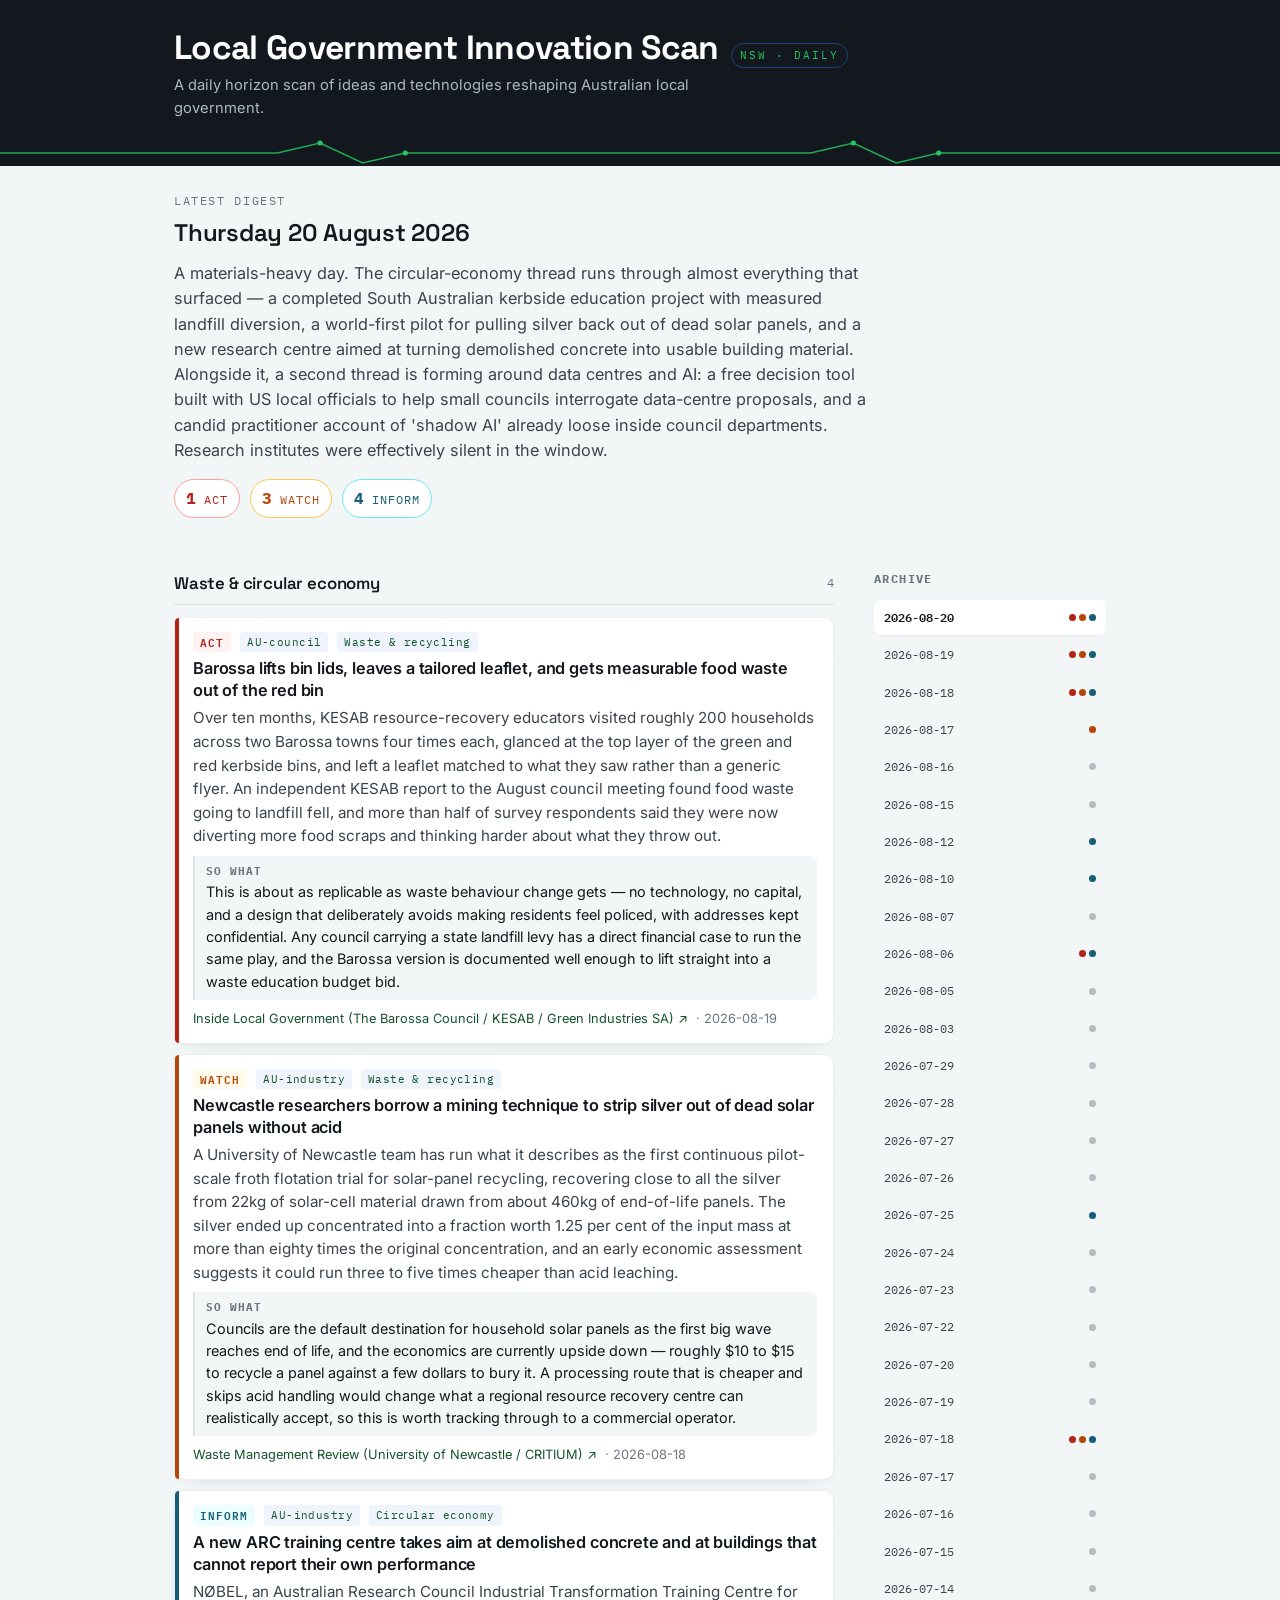
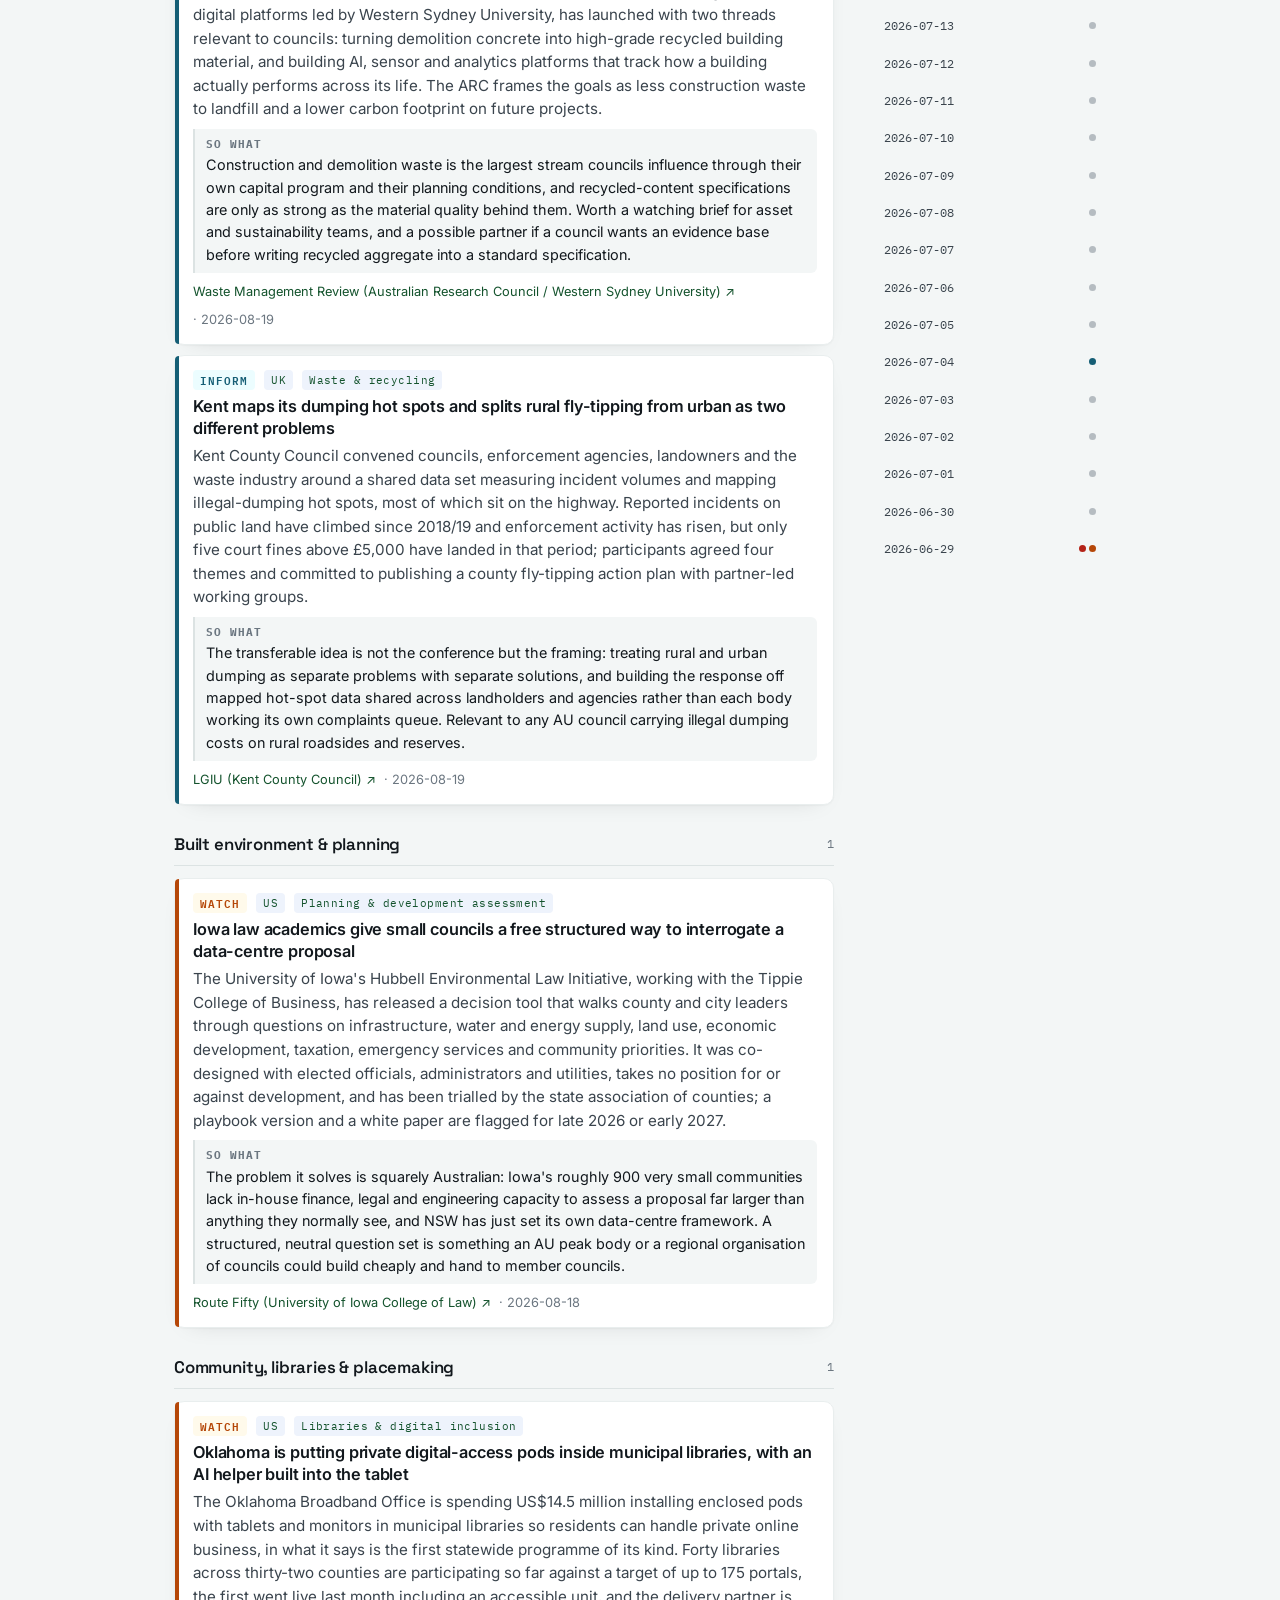
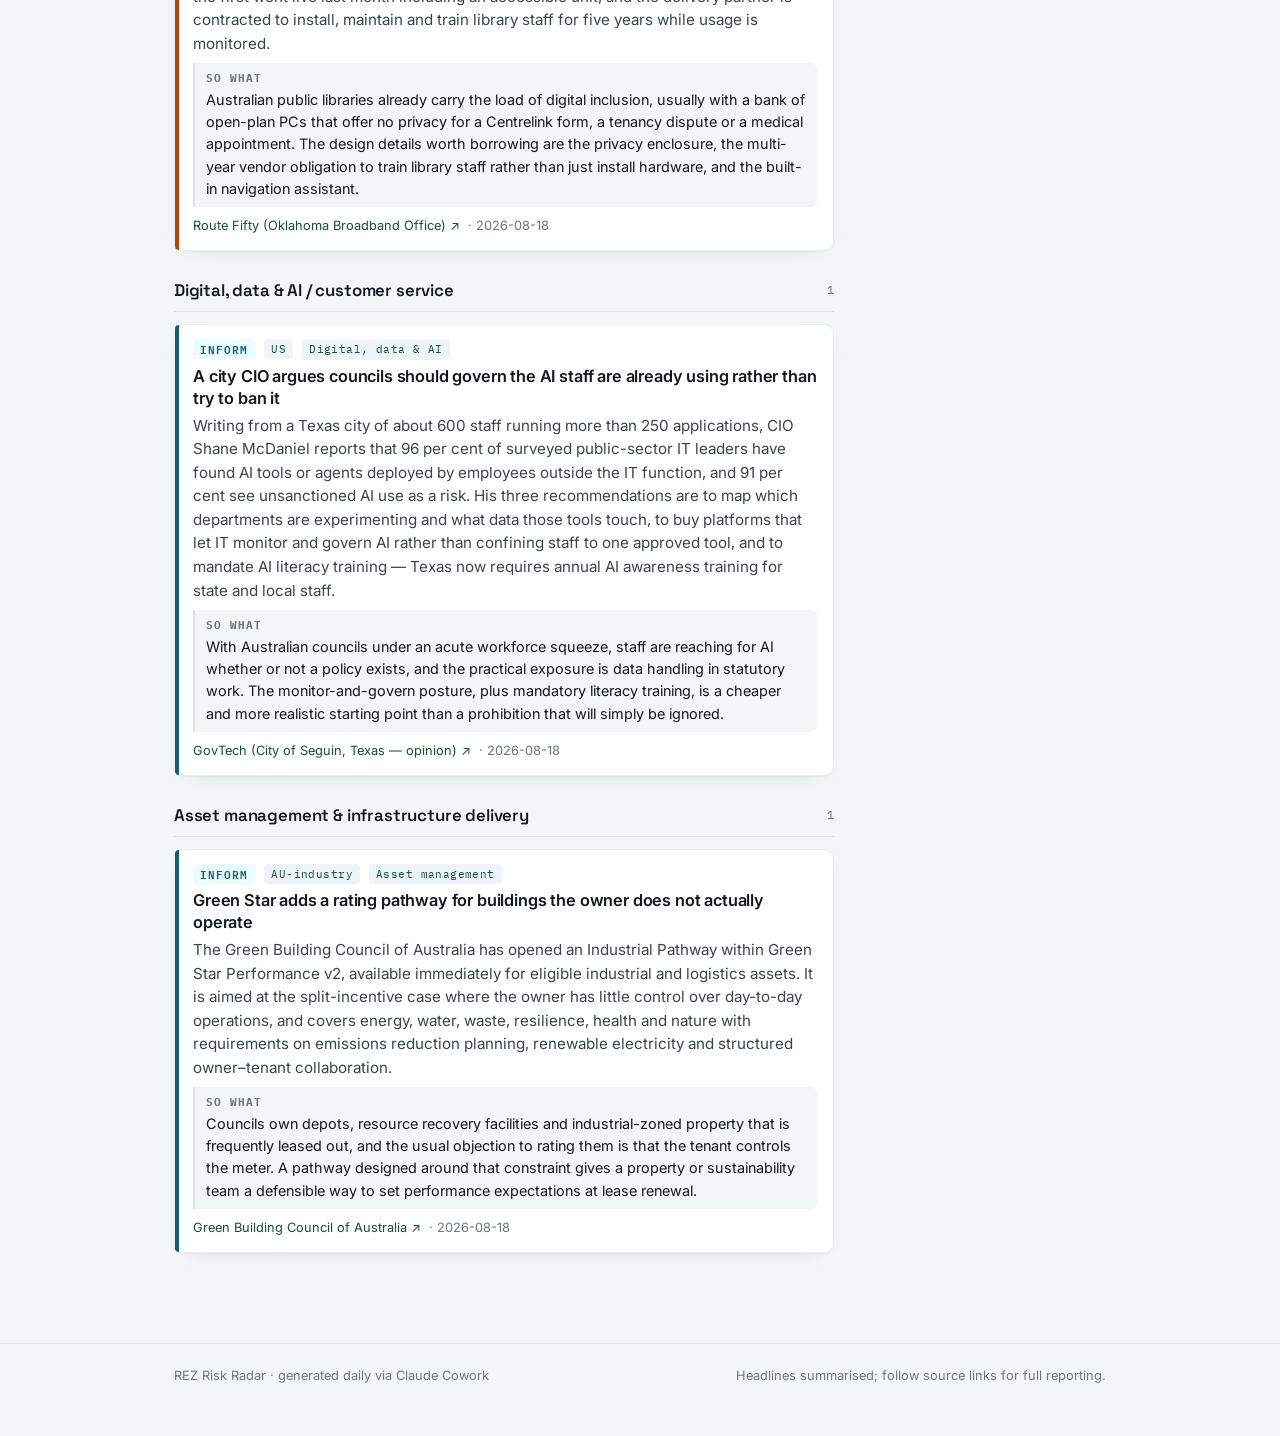
<file: index.html>
<!DOCTYPE html>
<html lang="en-AU">
<head>
  <meta charset="utf-8">
  <meta name="viewport" content="width=device-width, initial-scale=1">
  <title>Local Government Innovation Scan — daily digest</title>
  <meta name="description" content="A daily risk-intelligence digest tracking emerging signals across NSW's Renewable Energy Zones.">
  <link rel="preconnect" href="https://fonts.googleapis.com">
  <link rel="preconnect" href="https://fonts.gstatic.com" crossorigin>
  <link href="https://fonts.googleapis.com/css2?family=Space+Grotesk:wght@500;600;700&family=Inter:wght@400;500;600&family=IBM+Plex+Mono:wght@400;500;600&display=swap" rel="stylesheet">
  <link rel="stylesheet" href="assets/styles.css">
</head>
<body>
  <header class="masthead">
    <div class="wrap">
      <div class="brand">
        <h1 id="brand-title">REZ Risk Radar</h1>
        <span class="mark">NSW · Daily</span>
      </div>
      <p class="tagline" id="tagline">Emerging-risk signals across NSW's Renewable Energy Zones, read for the EnergyCo risk function.</p>
    </div>
    <svg class="voltage" viewBox="0 0 1200 26" preserveAspectRatio="none" aria-hidden="true">
      <path d="M0,13 L260,13 L300,3 L340,23 L380,13 L760,13 L800,3 L840,23 L880,13 L1200,13"/>
      <circle cx="300" cy="3" r="2.5"/><circle cx="380" cy="13" r="2.5"/>
      <circle cx="800" cy="3" r="2.5"/><circle cx="880" cy="13" r="2.5"/>
    </svg>
  </header>

  <main class="wrap">
    <div class="digest-head">
      <div class="eyebrow">Latest digest</div>
      <div class="digest-date" id="digest-date">Loading…</div>
      <p class="posture" id="posture"></p>
      <div class="counts" id="counts"></div>
    </div>

    <div class="shell">
      <div id="body"><div class="loading">Loading signals…</div></div>
      <aside class="rail">
        <h2>Archive</h2>
        <ul class="archive" id="archive"></ul>
      </aside>
    </div>
  </main>

  <footer>
    <div class="wrap">
      <span>REZ Risk Radar · generated daily via Claude Cowork</span>
      <span>Headlines summarised; follow source links for full reporting.</span>
    </div>
  </footer>

  <script src="assets/app.js"></script>
</body>
</html>
</file>
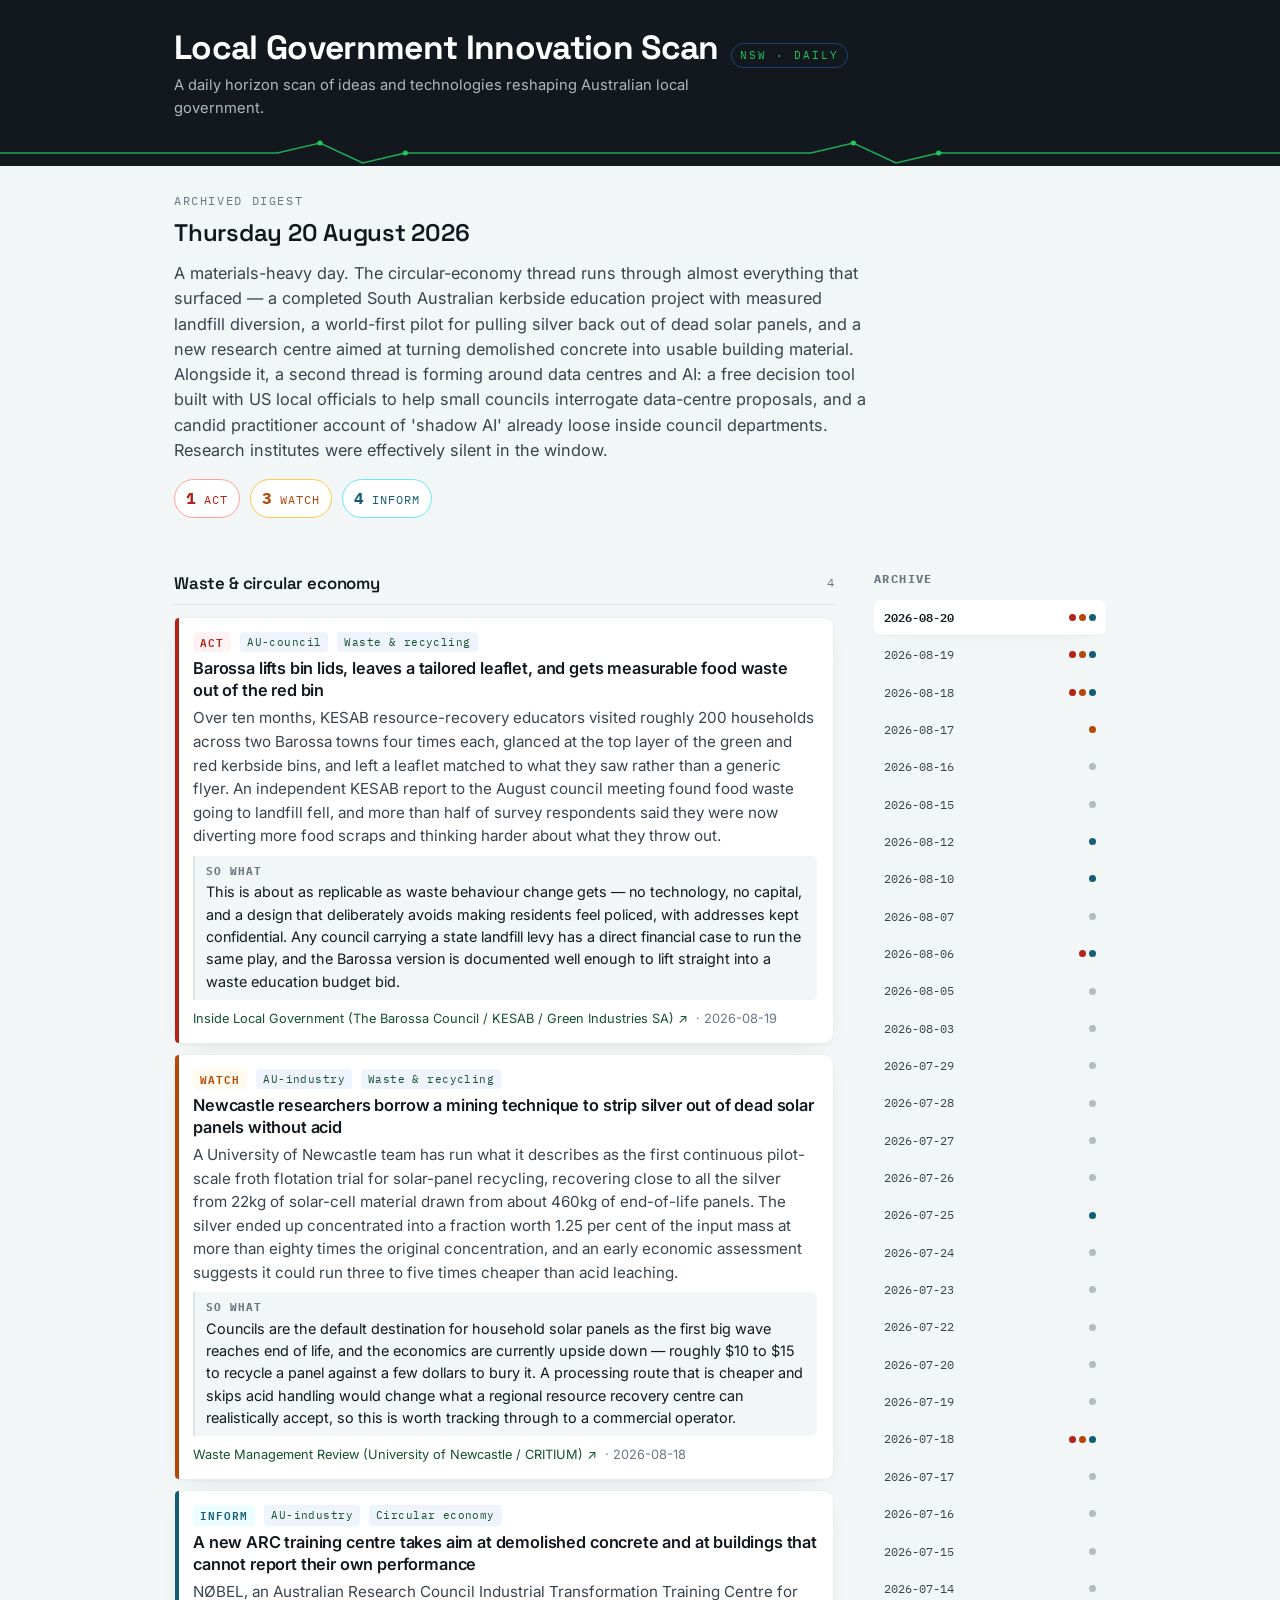
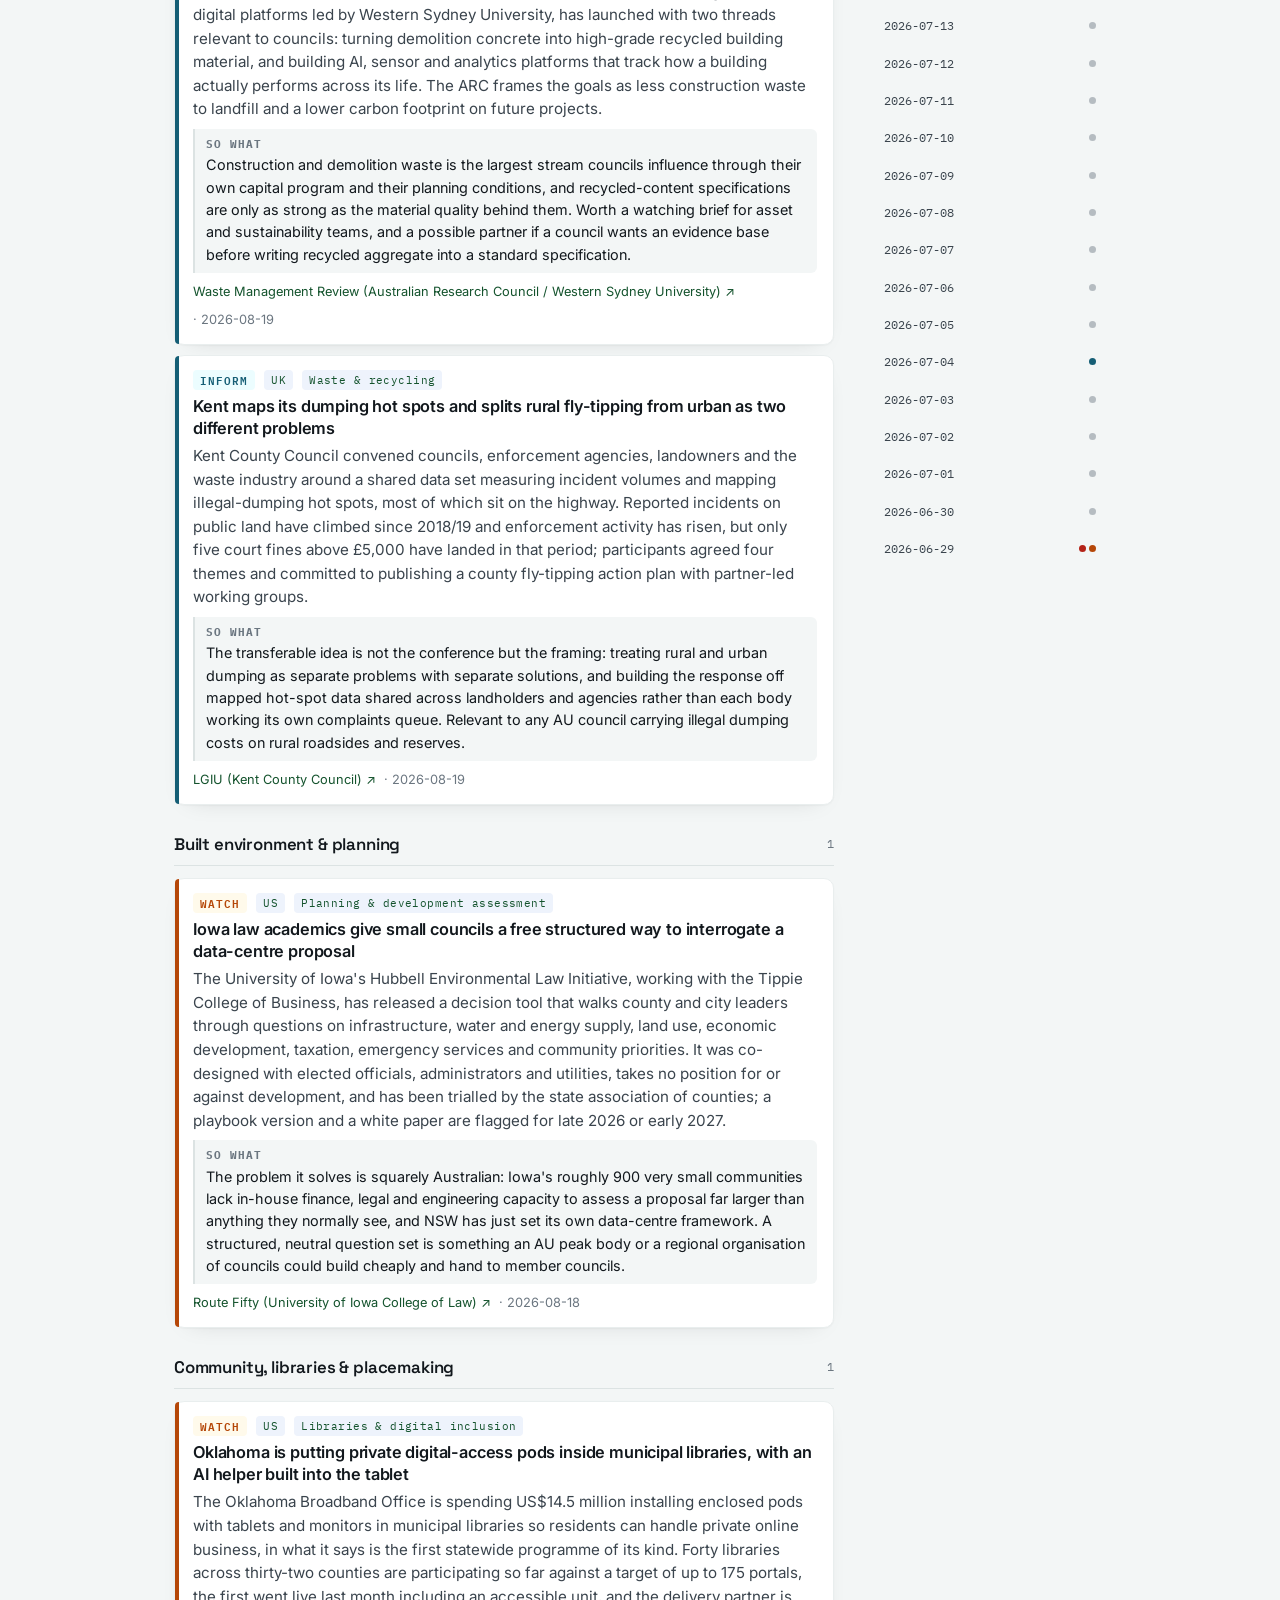
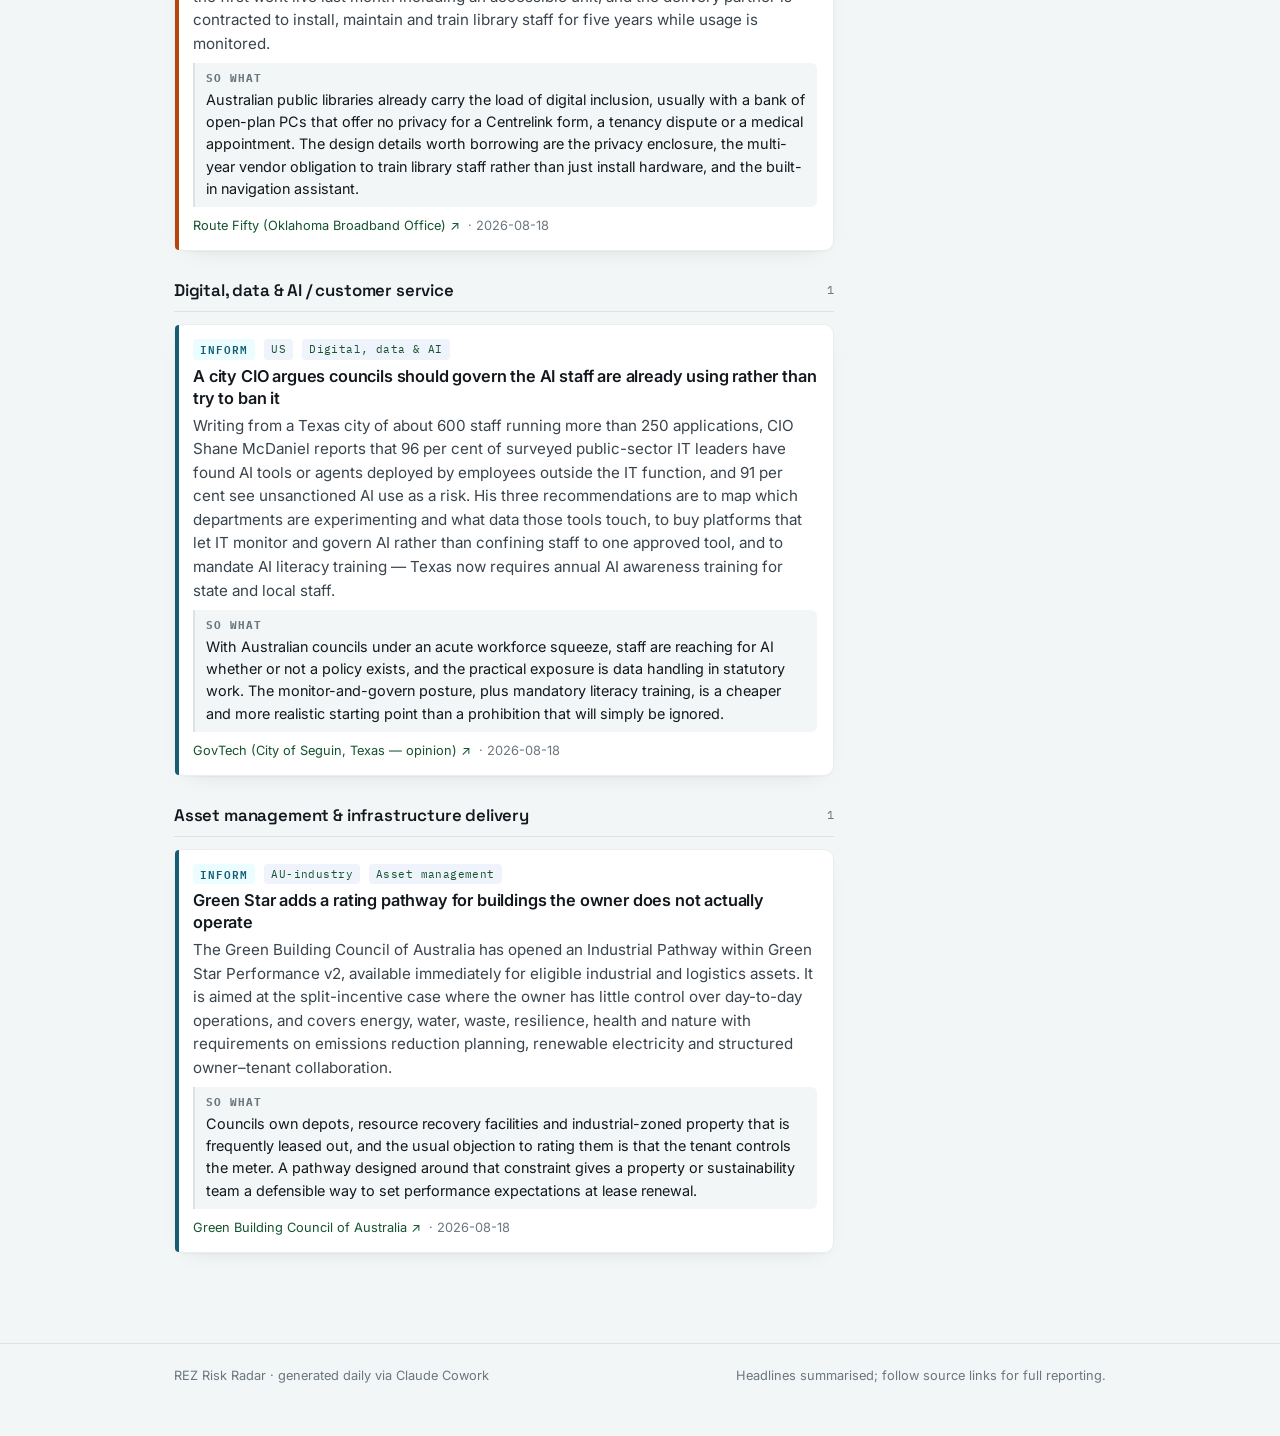
<file: digest.html>
<!DOCTYPE html>
<html lang="en-AU">
<head>
  <meta charset="utf-8">
  <meta name="viewport" content="width=device-width, initial-scale=1">
  <title>Local Government Innovation Scan — daily digest</title>
  <meta name="description" content="A daily risk-intelligence digest tracking emerging signals across NSW's Renewable Energy Zones.">
  <link rel="preconnect" href="https://fonts.googleapis.com">
  <link rel="preconnect" href="https://fonts.gstatic.com" crossorigin>
  <link href="https://fonts.googleapis.com/css2?family=Space+Grotesk:wght@500;600;700&family=Inter:wght@400;500;600&family=IBM+Plex+Mono:wght@400;500;600&display=swap" rel="stylesheet">
  <link rel="stylesheet" href="assets/styles.css">
</head>
<body>
  <header class="masthead">
    <div class="wrap">
      <div class="brand">
        <h1 id="brand-title">REZ Risk Radar</h1>
        <span class="mark">NSW · Daily</span>
      </div>
      <p class="tagline" id="tagline">Emerging-risk signals across NSW's Renewable Energy Zones, read for the EnergyCo risk function.</p>
    </div>
    <svg class="voltage" viewBox="0 0 1200 26" preserveAspectRatio="none" aria-hidden="true">
      <path d="M0,13 L260,13 L300,3 L340,23 L380,13 L760,13 L800,3 L840,23 L880,13 L1200,13"/>
      <circle cx="300" cy="3" r="2.5"/><circle cx="380" cy="13" r="2.5"/>
      <circle cx="800" cy="3" r="2.5"/><circle cx="880" cy="13" r="2.5"/>
    </svg>
  </header>

  <main class="wrap">
    <div class="digest-head">
      <div class="eyebrow">Archived digest</div>
      <div class="digest-date" id="digest-date">Loading…</div>
      <p class="posture" id="posture"></p>
      <div class="counts" id="counts"></div>
    </div>

    <div class="shell">
      <div id="body"><div class="loading">Loading signals…</div></div>
      <aside class="rail">
        <h2>Archive</h2>
        <ul class="archive" id="archive"></ul>
      </aside>
    </div>
  </main>

  <footer>
    <div class="wrap">
      <span>REZ Risk Radar · generated daily via Claude Cowork</span>
      <span>Headlines summarised; follow source links for full reporting.</span>
    </div>
  </footer>

  <script src="assets/app.js"></script>
</body>
</html>
</file>
<file: assets/styles.css>
/* ============================================================
   REZ Risk Radar — design system
   Display: Space Grotesk · Body: Inter · Data: IBM Plex Mono
   Severity busbar spines + voltage-line masthead motif.
   ============================================================ */

:root {
  --ink:        #12181d;
  --ink-soft:   #3a444d;
  --muted:      #6b7680;
  --paper:      #f3f6f6;
  --surface:    #ffffff;
  --line:       #dce3e3;
  --line-soft:  #e9eeee;

  --accent:     #14532d;   /* deep institutional blue */
  --accent-live:#22c55e;   /* "live wire" cyan-blue    */

  --act:        #b42318;  --act-bg:    #fef3f2;  --act-line:    #fda29b;
  --watch:      #b54708;  --watch-bg:  #fffaeb;  --watch-line:  #fec84b;
  --inform:     #155e75;  --inform-bg: #ecfdff;  --inform-line: #67e8f9;

  --r: 10px;
  --maxw: 980px;
  --shadow: 0 1px 2px rgba(18,24,29,.04), 0 8px 24px -16px rgba(18,24,29,.18);
}

* { box-sizing: border-box; }

html { -webkit-text-size-adjust: 100%; }

body {
  margin: 0;
  background: var(--paper);
  color: var(--ink);
  font-family: "Inter", system-ui, -apple-system, sans-serif;
  font-size: 16px;
  line-height: 1.55;
  -webkit-font-smoothing: antialiased;
}

a { color: var(--accent); text-decoration: none; }
a:hover { color: var(--accent-live); text-decoration: underline; text-underline-offset: 2px; }

:focus-visible { outline: 2px solid var(--accent-live); outline-offset: 2px; border-radius: 3px; }

.wrap { max-width: var(--maxw); margin: 0 auto; padding: 0 24px; }

/* ---------- Masthead ---------- */
.masthead {
  background: var(--ink);
  color: #fff;
  padding: 30px 0 0;
  position: relative;
  overflow: hidden;
}
.masthead .wrap { position: relative; z-index: 2; }
.brand {
  display: flex; align-items: baseline; gap: 12px; flex-wrap: wrap;
}
.brand h1 {
  font-family: "Space Grotesk", sans-serif;
  font-weight: 700;
  font-size: clamp(1.5rem, 4vw, 2.1rem);
  letter-spacing: -.02em;
  margin: 0;
  line-height: 1.05;
}
.brand .mark {
  font-family: "IBM Plex Mono", monospace;
  font-size: .7rem; letter-spacing: .18em; text-transform: uppercase;
  color: var(--accent-live);
  border: 1px solid rgba(45,125,255,.4);
  padding: 3px 8px; border-radius: 999px;
}
.tagline {
  color: #aeb8c0; font-size: .92rem; margin: 6px 0 0;
  max-width: 60ch;
}
/* voltage line motif */
.voltage {
  display: block; width: 100%; height: 26px; margin-top: 20px;
}
.voltage path { stroke: var(--accent-live); stroke-width: 1.5; fill: none; opacity: .85; }
.voltage circle { fill: var(--accent-live); }

/* ---------- Digest header (date + posture) ---------- */
.digest-head { padding: 26px 0 6px; }
.eyebrow {
  font-family: "IBM Plex Mono", monospace;
  font-size: .72rem; letter-spacing: .14em; text-transform: uppercase;
  color: var(--muted);
}
.digest-date {
  font-family: "Space Grotesk", sans-serif; font-weight: 600;
  font-size: clamp(1.15rem, 3vw, 1.5rem); margin: 4px 0 10px; letter-spacing: -.01em;
}
.posture {
  font-size: 1.02rem; color: var(--ink-soft); margin: 0 0 16px; max-width: 70ch;
}

/* counts strip */
.counts { display: flex; gap: 10px; flex-wrap: wrap; margin: 0 0 6px; }
.count {
  display: inline-flex; align-items: baseline; gap: 7px;
  font-family: "IBM Plex Mono", monospace; font-size: .78rem;
  padding: 6px 11px; border-radius: 999px; border: 1px solid var(--line);
  background: var(--surface); text-transform: uppercase; letter-spacing: .08em;
}
.count b { font-size: 1rem; }
.count.act    { color: var(--act);    border-color: var(--act-line); }
.count.watch  { color: var(--watch);  border-color: var(--watch-line); }
.count.inform { color: var(--inform); border-color: var(--inform-line); }

/* ---------- Layout ---------- */
.shell { display: grid; grid-template-columns: 1fr 232px; gap: 40px; padding: 14px 0 80px; }
@media (max-width: 820px) { .shell { grid-template-columns: 1fr; } .rail { order: -1; } }

/* ---------- Sections ---------- */
.section { margin: 26px 0 0; }
.section > h2 {
  font-family: "Space Grotesk", sans-serif; font-size: 1.05rem; font-weight: 600;
  letter-spacing: -.01em; margin: 0 0 12px; padding-bottom: 8px;
  border-bottom: 1px solid var(--line);
  display: flex; align-items: center; justify-content: space-between;
}
.section > h2 .tally { font-family: "IBM Plex Mono", monospace; font-size: .72rem; color: var(--muted); font-weight: 400; }

/* item card with severity busbar spine */
.item {
  position: relative;
  background: var(--surface);
  border: 1px solid var(--line-soft);
  border-radius: var(--r);
  padding: 14px 16px 14px 18px;
  margin: 0 0 10px;
  box-shadow: var(--shadow);
}
.item::before {
  content: ""; position: absolute; left: 0; top: 0; bottom: 0; width: 4px;
  border-radius: var(--r) 0 0 var(--r);
}
.item.act::before    { background: var(--act); }
.item.watch::before  { background: var(--watch); }
.item.inform::before { background: var(--inform); }

.item-top { display: flex; align-items: center; gap: 9px; margin-bottom: 5px; flex-wrap: wrap; }
.sev {
  font-family: "IBM Plex Mono", monospace; font-size: .66rem; font-weight: 600;
  letter-spacing: .1em; text-transform: uppercase; padding: 2px 7px; border-radius: 4px;
}
.sev.act    { color: var(--act);    background: var(--act-bg); }
.sev.watch  { color: var(--watch);  background: var(--watch-bg); }
.sev.inform { color: var(--inform); background: var(--inform-bg); }

.rez-tag {
  font-family: "IBM Plex Mono", monospace; font-size: .66rem; color: var(--accent);
  background: #eef3fc; padding: 2px 7px; border-radius: 4px; letter-spacing: .04em;
}

.item h3 { font-size: 1.02rem; font-weight: 600; margin: 2px 0 5px; line-height: 1.35; letter-spacing: -.01em; }
.item p  { margin: 0 0 8px; color: var(--ink-soft); font-size: .95rem; }
.sowhat {
  font-size: .9rem; color: var(--ink); background: var(--paper);
  border-left: 2px solid var(--line); padding: 7px 11px; border-radius: 0 6px 6px 0; margin: 0 0 9px;
}
.sowhat b { font-family: "IBM Plex Mono", monospace; font-size: .66rem; letter-spacing: .1em; text-transform: uppercase; color: var(--muted); display: block; margin-bottom: 2px; }

.item-meta { display: flex; align-items: center; gap: 8px; flex-wrap: wrap; font-size: .8rem; color: var(--muted); }
.item-meta .src { font-weight: 500; color: var(--ink-soft); }
.paywall { font-family: "IBM Plex Mono", monospace; font-size: .64rem; letter-spacing: .06em; text-transform: uppercase; color: var(--watch); border: 1px solid var(--watch-line); padding: 1px 6px; border-radius: 4px; }

/* ---------- Rail / archive ---------- */
.rail h2 {
  font-family: "IBM Plex Mono", monospace; font-size: .72rem; letter-spacing: .12em;
  text-transform: uppercase; color: var(--muted); margin: 26px 0 12px;
}
.archive { list-style: none; margin: 0; padding: 0; }
.archive li { margin: 0 0 2px; }
.archive a {
  display: flex; justify-content: space-between; align-items: center; gap: 8px;
  padding: 8px 10px; border-radius: 7px; font-size: .85rem; color: var(--ink-soft);
}
.archive a:hover { background: var(--surface); text-decoration: none; }
.archive a.current { background: var(--surface); color: var(--ink); font-weight: 600; box-shadow: var(--shadow); }
.archive .date { font-family: "IBM Plex Mono", monospace; font-size: .78rem; }
.archive .dots { display: inline-flex; gap: 3px; }
.dot { width: 7px; height: 7px; border-radius: 50%; }
.dot.act { background: var(--act); } .dot.watch { background: var(--watch); } .dot.inform { background: var(--inform); }
.dot.clean { background: var(--muted); opacity: .45; }

/* ---------- States / footer ---------- */
.empty, .loading { padding: 40px 0; color: var(--muted); font-size: .95rem; }
.error { padding: 14px 16px; background: var(--act-bg); border: 1px solid var(--act-line); color: var(--act); border-radius: var(--r); font-size: .9rem; }
footer { border-top: 1px solid var(--line); padding: 22px 0 50px; color: var(--muted); font-size: .8rem; }
footer .wrap { display: flex; justify-content: space-between; gap: 16px; flex-wrap: wrap; }

/* fade-up, motion-safe only */
@media (prefers-reduced-motion: no-preference) {
  .item, .section { animation: rise .4s ease both; }
  @keyframes rise { from { opacity: 0; transform: translateY(6px); } to { opacity: 1; transform: none; } }
}
</file>
